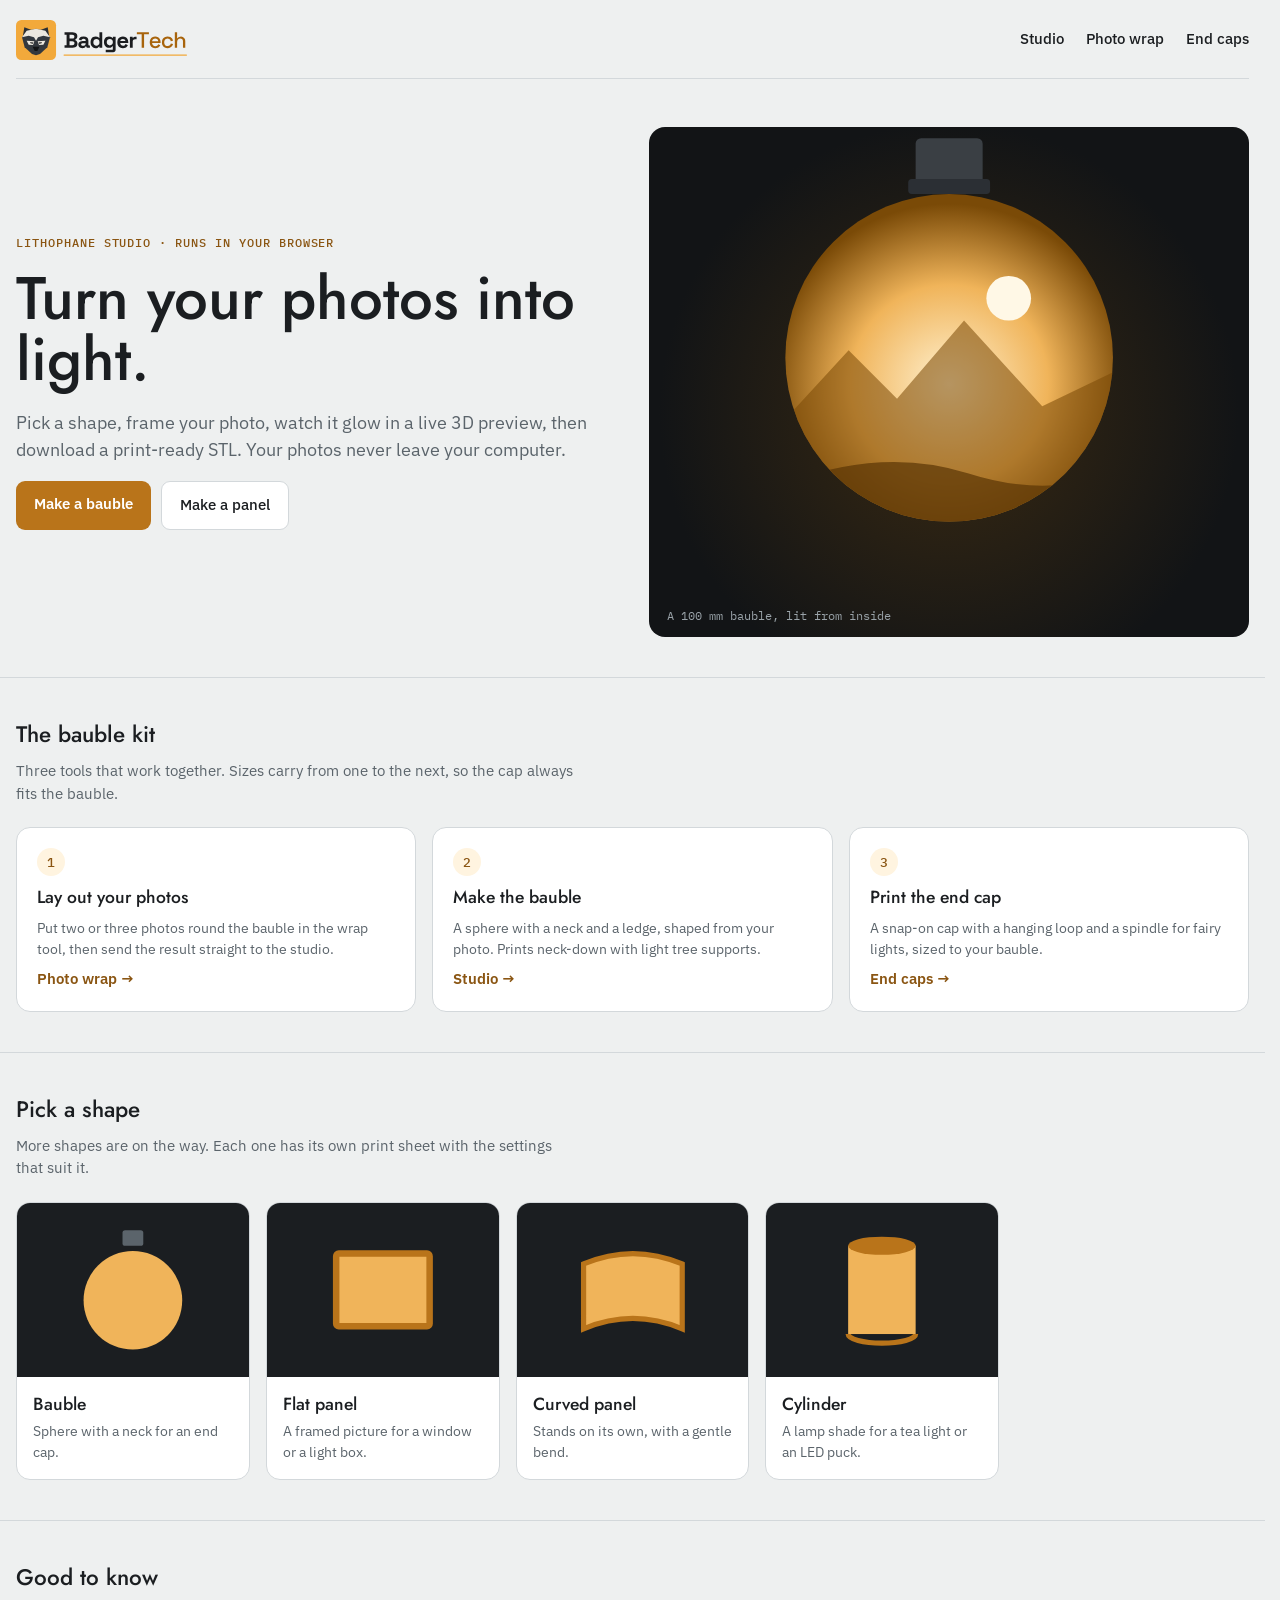
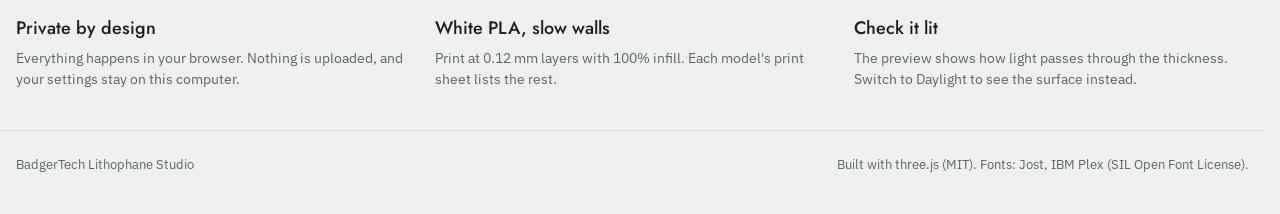
<file: index.html>
<!doctype html>
<html lang="en">
<head>
<meta charset="utf-8">
<meta name="viewport" content="width=device-width, initial-scale=1, viewport-fit=cover">
<title>Lithophane Studio · BadgerTech</title>
<meta name="description" content="Turn your photos into 3D-printable lithophanes: baubles, panels and cylinders, made in your browser.">
<link rel="manifest" href="site.webmanifest">
<link rel="icon" type="image/svg+xml" href="brand/badgertech-mark-small.svg">
<link rel="icon" type="image/png" sizes="32x32" href="brand/badgertech-mark-32.png">
<link rel="apple-touch-icon" href="brand/badgertech-mark-192.png">
<link rel="preconnect" href="https://fonts.googleapis.com">
<link rel="preconnect" href="https://fonts.gstatic.com" crossorigin>
<link rel="stylesheet" href="https://fonts.googleapis.com/css2?family=IBM+Plex+Mono:wght@400;500&family=IBM+Plex+Sans:wght@400;500;600&family=Jost:wght@400;500;600&display=swap">
<link rel="stylesheet" href="brand/site-header.css">
<style>
:root {
  --bg: #eef0f0; --panel: #ffffff; --fg: #1b1e21; --muted: #5b646b; --line: #d3d8db;
  --accent: #b9741a; --accent-ink: #fff; --accent-text: #8a5512; --soft: #fff4e0;
  --font-display: "Jost", "Futura", system-ui, sans-serif; --font-body: "IBM Plex Sans", system-ui, sans-serif; --font-data: "IBM Plex Mono", ui-monospace, monospace;
  color-scheme: light;
}
@media (prefers-color-scheme: dark) {
  :root:not([data-theme="light"]) { --bg: #121416; --panel: #1a1d20; --fg: #e8eaeb; --muted: #9aa3a9; --line: #2d3236; --accent: #f0b45a; --accent-ink: #1a1d20; --accent-text: #f0b45a; --soft: #3a2a12; color-scheme: dark; }
}
:root[data-theme="dark"] { --bg: #121416; --panel: #1a1d20; --fg: #e8eaeb; --muted: #9aa3a9; --line: #2d3236; --accent: #f0b45a; --accent-ink: #1a1d20; --accent-text: #f0b45a; --soft: #3a2a12; color-scheme: dark; }
* { box-sizing: border-box; }
body { margin: 0; background: var(--bg); color: var(--fg); font: 15px/1.5 var(--font-body); }
a { color: var(--accent-text); }
.wrap { max-width: 1312px; margin: 0 auto; padding: 0 max(16px, env(safe-area-inset-left)); }
h1, h2, h3 { font-family: var(--font-display); font-weight: 500; margin: 0; }
.hero { display: flex; flex-wrap: wrap; gap: 32px; align-items: center; padding-top: 48px; padding-bottom: 40px; }
.hero > div { flex: 1 1 380px; display: flex; flex-direction: column; gap: 18px; }
.eyebrow { font: 500 12px var(--font-data); letter-spacing: .08em; text-transform: uppercase; color: var(--accent-text); margin: 0; }
.hero h1 { font-size: clamp(38px, 6vw, 60px); line-height: 1.03; }
.hero p.lead { color: var(--muted); font-size: 18px; margin: 0; max-width: 54ch; }
.btns { display: flex; gap: 10px; flex-wrap: wrap; }
.btn { border-radius: 9px; padding: 12px 18px; font-weight: 600; text-decoration: none; background: var(--accent); color: var(--accent-ink); display: inline-block; }
.btn.ghost { background: var(--panel); color: var(--fg); border: 1px solid var(--line); font-weight: 500; }
.glow { flex: 1 1 340px; aspect-ratio: 4 / 3.4; border-radius: 16px; background: radial-gradient(circle at 50% 56%, #3a2a12 0, #121416 70%); display: grid; place-items: center; position: relative; overflow: hidden; }
.glow svg { width: 62%; height: auto; }
.glow small { position: absolute; left: 18px; bottom: 14px; font: 12px var(--font-data); color: #9aa3a9; }
section.band { padding: 40px 0; border-top: 1px solid var(--line); }
section.band > .wrap > p { color: var(--muted); max-width: 62ch; margin: 8px 0 22px; }
.kit { display: grid; grid-template-columns: repeat(auto-fit, minmax(240px, 1fr)); gap: 16px; counter-reset: k; }
.kit a { background: var(--panel); border: 1px solid var(--line); border-radius: 14px; padding: 20px; text-decoration: none; color: var(--fg); display: flex; flex-direction: column; gap: 8px; }
.kit a:hover { border-color: var(--accent); }
.kit a::before { counter-increment: k; content: counter(k); font: 500 13px var(--font-data); width: 28px; height: 28px; border-radius: 50%; background: var(--soft); color: var(--accent-text); display: grid; place-items: center; }
.kit p { margin: 0; color: var(--muted); font-size: 14px; }
.kit span { margin-top: auto; font-weight: 600; color: var(--accent-text); }
.shapes { display: grid; grid-template-columns: repeat(auto-fill, minmax(220px, 1fr)); gap: 16px; }
.shapes a { background: var(--panel); border: 1px solid var(--line); border-radius: 14px; overflow: hidden; text-decoration: none; color: var(--fg); display: flex; flex-direction: column; }
.shapes a:hover { border-color: var(--accent); }
.shapes .pic { background: #1b1e21; aspect-ratio: 4 / 3; display: grid; place-items: center; }
.shapes .pic svg { width: 56%; height: auto; }
.shapes .txt { padding: 14px 16px 16px; display: flex; flex-direction: column; gap: 4px; }
.shapes .txt p { margin: 0; color: var(--muted); font-size: 14px; }
.notes { display: grid; grid-template-columns: repeat(auto-fit, minmax(260px, 1fr)); gap: 24px; }
.notes h3 { font-size: 18px; margin-bottom: 6px; }
.notes p { margin: 0; color: var(--muted); font-size: 14px; }
footer { border-top: 1px solid var(--line); padding: 24px 0 40px; color: var(--muted); font-size: 13px; }
footer .wrap { display: flex; flex-wrap: wrap; gap: 8px 24px; justify-content: space-between; }
</style>
</head>
<body>
<div class="site-bar">
  <div class="site-header">
    <a class="site-logo" href="./" aria-label="BadgerTech Lithophane Studio home">
      <img class="logo-light" src="brand/badgertech-lockup.svg" alt="BadgerTech" width="171" height="40">
      <img class="logo-dark" src="brand/badgertech-lockup-on-dark.svg" alt="BadgerTech" width="171" height="40">
    </a>
    <nav class="site-nav" aria-label="Tools">
      <a href="./studio.html">Studio</a>
      <a href="./wrap/">Photo wrap</a>
      <a href="./cap/">End caps</a>
    </nav>
  </div>
</div>

<main>
  <div class="wrap hero">
    <div>
      <p class="eyebrow">Lithophane Studio · runs in your browser</p>
      <h1>Turn your photos into light.</h1>
      <p class="lead">Pick a shape, frame your photo, watch it glow in a live 3D preview, then download a print-ready STL. Your photos never leave your computer.</p>
      <div class="btns">
        <a class="btn" href="studio.html?shape=bauble">Make a bauble</a>
        <a class="btn ghost" href="studio.html?shape=flat">Make a panel</a>
      </div>
    </div>
    <div class="glow" aria-hidden="true">
      <svg viewBox="0 0 200 220">
        <defs>
          <radialGradient id="g" cx="50%" cy="58%" r="55%"><stop offset="0" stop-color="#fff1d0"/><stop offset=".55" stop-color="#f0b45a"/><stop offset="1" stop-color="#7a4a07"/></radialGradient>
        </defs>
        <rect x="82" y="6" width="36" height="26" rx="3" fill="#3a3f44"/>
        <rect x="78" y="28" width="44" height="8" rx="2" fill="#2b2f34"/>
        <circle cx="100" cy="124" r="88" fill="url(#g)"/>
        <clipPath id="c"><circle cx="100" cy="124" r="88"/></clipPath>
        <g clip-path="url(#c)">
          <circle cx="132" cy="92" r="12" fill="#fff8e6"/>
          <path d="M0 170 L46 120 L72 146 L108 104 L150 150 L200 126 L200 220 L0 220 Z" fill="#7a4a07" opacity=".55"/>
          <path d="M0 196 Q60 170 110 186 T200 180 L200 220 L0 220 Z" fill="#5a3505" opacity=".7"/>
        </g>
      </svg>
      <small>A 100 mm bauble, lit from inside</small>
    </div>
  </div>

  <section class="band" aria-labelledby="kit-h">
    <div class="wrap">
      <h2 id="kit-h">The bauble kit</h2>
      <p>Three tools that work together. Sizes carry from one to the next, so the cap always fits the bauble.</p>
      <div class="kit">
        <a href="wrap/?studio=1"><h3>Lay out your photos</h3><p>Put two or three photos round the bauble in the wrap tool, then send the result straight to the studio.</p><span>Photo wrap →</span></a>
        <a href="studio.html?shape=bauble"><h3>Make the bauble</h3><p>A sphere with a neck and a ledge, shaped from your photo. Prints neck-down with light tree supports.</p><span>Studio →</span></a>
        <a href="cap/"><h3>Print the end cap</h3><p>A snap-on cap with a hanging loop and a spindle for fairy lights, sized to your bauble.</p><span>End caps →</span></a>
      </div>
    </div>
  </section>

  <section class="band" aria-labelledby="shapes-h">
    <div class="wrap">
      <h2 id="shapes-h">Pick a shape</h2>
      <p>More shapes are on the way. Each one has its own print sheet with the settings that suit it.</p>
      <div class="shapes">
        <a href="studio.html?shape=bauble"><div class="pic" aria-hidden="true"><svg viewBox="0 0 100 100"><rect x="42" y="4" width="16" height="12" rx="2" fill="#5b646b"/><circle cx="50" cy="58" r="38" fill="#f0b45a"/></svg></div><div class="txt"><h3>Bauble</h3><p>Sphere with a neck for an end cap.</p></div></a>
        <a href="studio.html?shape=flat"><div class="pic" aria-hidden="true"><svg viewBox="0 0 100 100"><rect x="14" y="22" width="72" height="56" rx="2" fill="#f0b45a"/><rect x="14" y="22" width="72" height="56" rx="2" fill="none" stroke="#b9741a" stroke-width="5"/></svg></div><div class="txt"><h3>Flat panel</h3><p>A framed picture for a window or a light box.</p></div></a>
        <a href="studio.html?shape=curved"><div class="pic" aria-hidden="true"><svg viewBox="0 0 100 100"><path d="M12 30 Q50 14 88 30 L88 80 Q50 64 12 80 Z" fill="#f0b45a" stroke="#b9741a" stroke-width="4"/></svg></div><div class="txt"><h3>Curved panel</h3><p>Stands on its own, with a gentle bend.</p></div></a>
        <a href="studio.html?shape=cylinder"><div class="pic" aria-hidden="true"><svg viewBox="0 0 100 100"><rect x="24" y="16" width="52" height="68" fill="#f0b45a"/><ellipse cx="50" cy="16" rx="26" ry="7" fill="#b9741a"/><path d="M24 84 A26 7 0 0 0 76 84" fill="none" stroke="#b9741a" stroke-width="4"/></svg></div><div class="txt"><h3>Cylinder</h3><p>A lamp shade for a tea light or an LED puck.</p></div></a>
      </div>
    </div>
  </section>

  <section class="band" aria-labelledby="tips-h">
    <div class="wrap">
      <h2 id="tips-h" style="margin-bottom:20px">Good to know</h2>
      <div class="notes">
        <div><h3>Private by design</h3><p>Everything happens in your browser. Nothing is uploaded, and your settings stay on this computer.</p></div>
        <div><h3>White PLA, slow walls</h3><p>Print at 0.12 mm layers with 100% infill. Each model's print sheet lists the rest.</p></div>
        <div><h3>Check it lit</h3><p>The preview shows how light passes through the thickness. Switch to Daylight to see the surface instead.</p></div>
      </div>
    </div>
  </section>
</main>

<footer>
  <div class="wrap">
    <span>BadgerTech Lithophane Studio</span>
    <span>Built with three.js (MIT). Fonts: Jost, IBM Plex (SIL Open Font License).</span>
  </div>
</footer>
</body>
</html>
</file>
<file: brand/site-header.css>
/* The BadgerTech site header, shared by every page: the large lockup (links to the home page) on the left, the
   three tools on the right with the current one underlined. Self-contained, so each page only links this file
   and adds the markup; it follows the page's light or dark theme like the rest of the site. */
/* The bar holding the header sits first in <body>, outside each page's own layout, so the header has the same
   width, position and spacing on every page. Keeping the scrollbar's space reserved stops pages that scroll and
   pages that don't from shifting sideways against each other. */
html { scrollbar-gutter: stable; }
.site-bar { padding: 20px max(16px, env(safe-area-inset-right, 0px)) 0 max(16px, env(safe-area-inset-left, 0px)); }
.site-bar > .site-header { max-width: 1280px; margin: 0 auto; }
.site-header {
  --sh-fg: #1b1e21; --sh-line: #d3d8db; --sh-accent: #b9741a;
  display: flex; flex-wrap: wrap; align-items: center; justify-content: space-between; gap: 12px 24px;
  padding: 0 0 18px; margin: 0; border-bottom: 1px solid var(--sh-line);
  font-family: "IBM Plex Sans", system-ui, -apple-system, "Segoe UI", sans-serif; font-size: 15px; line-height: 24px;
}
.site-logo { display: inline-flex; border-radius: 6px; }
.site-logo:focus-visible, .site-nav a:focus-visible { outline: 2px solid var(--sh-accent); outline-offset: 4px; }
.site-logo img { display: block; height: 40px; width: auto; }
.site-logo .logo-dark { display: none; }
.site-nav { display: flex; flex-wrap: wrap; gap: 4px 22px; }
.site-nav a { color: var(--sh-fg); text-decoration: none; font-weight: 500; font-size: 15px; line-height: 24px; padding: 4px 0; border-bottom: 2px solid transparent; }
.site-nav a:hover { color: var(--sh-accent); }
.site-nav a[aria-current="page"] { border-bottom-color: var(--sh-accent); }
@media (max-width: 520px) {
  .site-logo img { height: 32px; }
  .site-nav { gap: 4px 14px; }
  .site-nav a { font-size: 14px; line-height: 22px; }
}
@media (prefers-color-scheme: dark) {
  :root:not([data-theme="light"]) .site-header { --sh-fg: #e8eaeb; --sh-line: #2d3236; --sh-accent: #f0b45a; }
  :root:not([data-theme="light"]) .site-logo .logo-light { display: none; }
  :root:not([data-theme="light"]) .site-logo .logo-dark { display: block; }
}
:root[data-theme="dark"] .site-header { --sh-fg: #e8eaeb; --sh-line: #2d3236; --sh-accent: #f0b45a; }
:root[data-theme="dark"] .site-logo .logo-light { display: none; }
:root[data-theme="dark"] .site-logo .logo-dark { display: block; }
</file>
